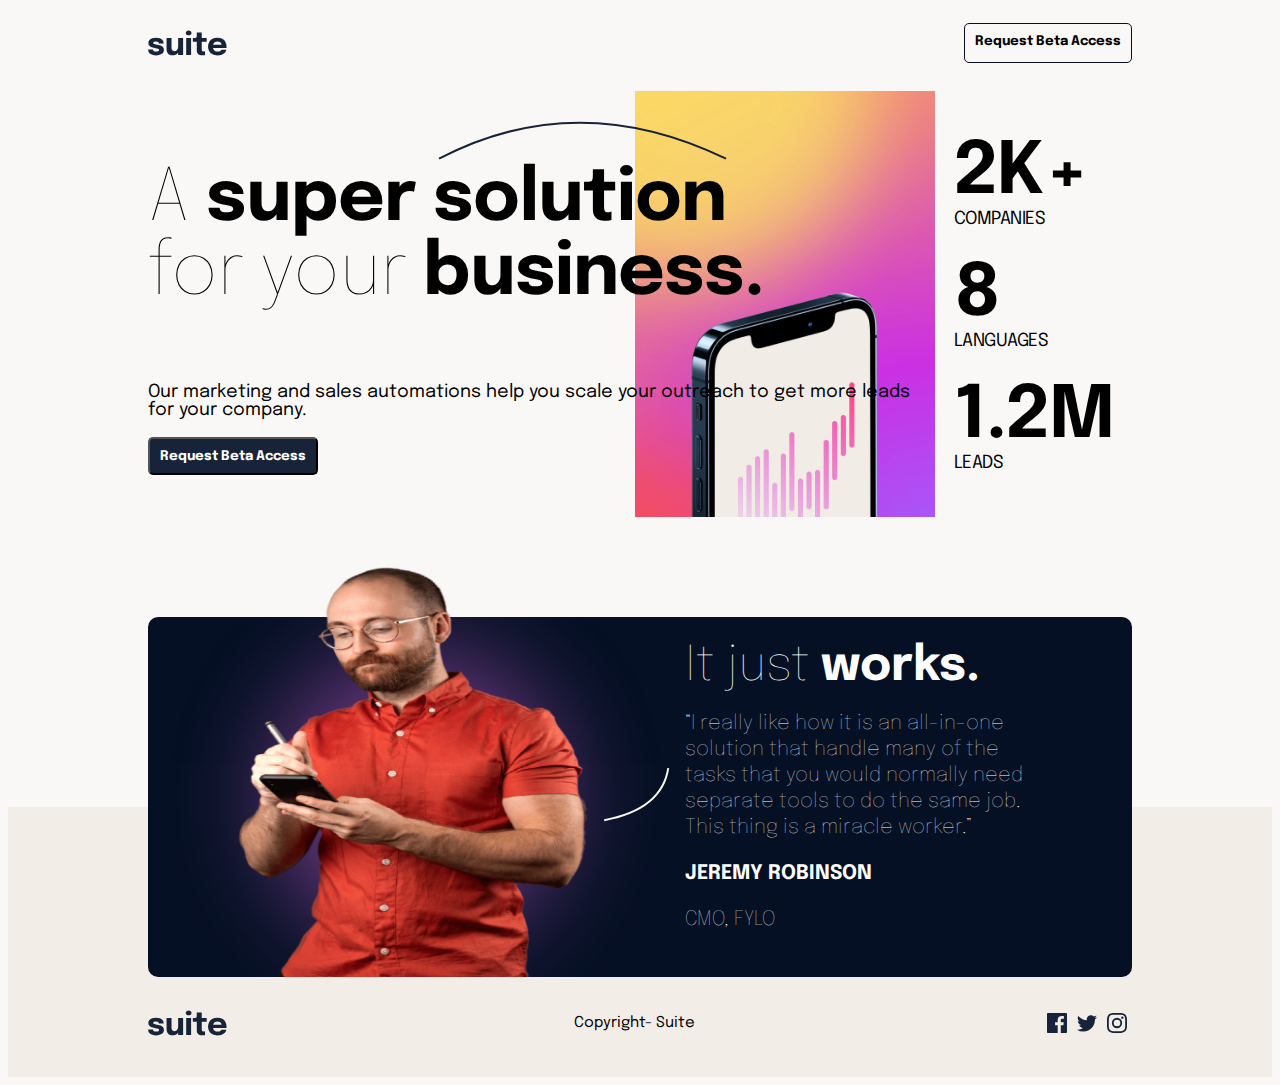
<file: index.html>
<!DOCTYPE html>
<html lang="en">

<head>
  <meta charset="UTF-8">
  <meta name="viewport" content="width=device-width, initial-scale=1.0">
  
  <link rel="stylesheet" href="style.css">

  <link rel="icon" type="image/png" sizes="32x32" href="./assets/favicon-32x32.png">
  <link rel="stylesheet" href="https://fonts.googleapis.com/css?family=Epilogue">

  <title>Frontend Mentor | Suite landing page</title>
</head>

<body>

  <div class="container">
    <div class="header">

      <div class="logo"><img src="./assets/logo.svg"></div>

      <button class="head"> Request Beta Access</button>
    </div>
    <div class="hero">
      <div class="hero-item-left">
        <div class="hero-pattern">
          <img src="./assets/pattern-curved-line-1.svg">
        </div>
        <div>
          <div class="hero-text">
            <h3><span class="heading-xl">
                A <span class="bold">super solution</span> <br> for your <span class="bold">business.
              </span>
            </h3>
            <p><span class="heading-p">
              Our marketing and sales automations help you scale your outreach to get more leads for your
              company.</span>
            </p>
            <button class="hero"> Request Beta Access</button>
              <img class="hero-mobile" src="./assets/image-hero-landscape.png">
          </div>
        </div>
      </div>
      <div class="hero-item-right">
        <div class="hero-stat">
          <div class="stat-list">
            <h3>2K+</h3>
            <p>COMPANIES</p>
          </div>
          <div class="stat-list">
            <h3>8</h3>
            <p>LANGUAGES</p>
          </div>
          <div class="stat-list">
            <h3>1.2M</h3>
            <p>LEADS</p>
          </div>
        </div>
      </div>
    </div>

    <!-- hero section ends here -->

    <div class="profile-container">
      <div class="profile">
       <div class="profile-flex-left">   
          <img src="./assets/image-jeremy-large@2x.png" alt="">
          <div class="profile-curve">
            <img src="./assets/pattern-curved-line-2.svg">
          </div>
        </div>
        <div class="profile-flex-right">
          <div class="profile-info">
            <h4>It just <span class="bold">works.</span></h4>
            <p>“I really like how it is an all-in-one  solution that handle many of the  tasks that you would
              normally need  separate tools to do the same job.  This thing is a miracle worker.”</p>
            <p><span class="bold">JEREMY ROBINSON</span></p>
            <p>CMO, FYLO</p>
          </div>
        </div>
      </div>
    </div>
  </div>

  <!-- profile section ends here -->

  <div class="footer">
    <div class="footer-box">
      <div class="logo">
        <img src="./assets/logo.svg">
      </div>
      <div class="footer-copyright">
        <p><span class="heading3">Copyright- Suite</span></p>
      </div>
      <div class="footer-social">
        <img src="./assets/icon-facebook.svg">
        <img src="./assets/icon-twitter.svg">
        <img src="./assets/icon-instagram.svg">
      </div>
    </div>
  </div>
  </div>
</body>

</html>
</file>
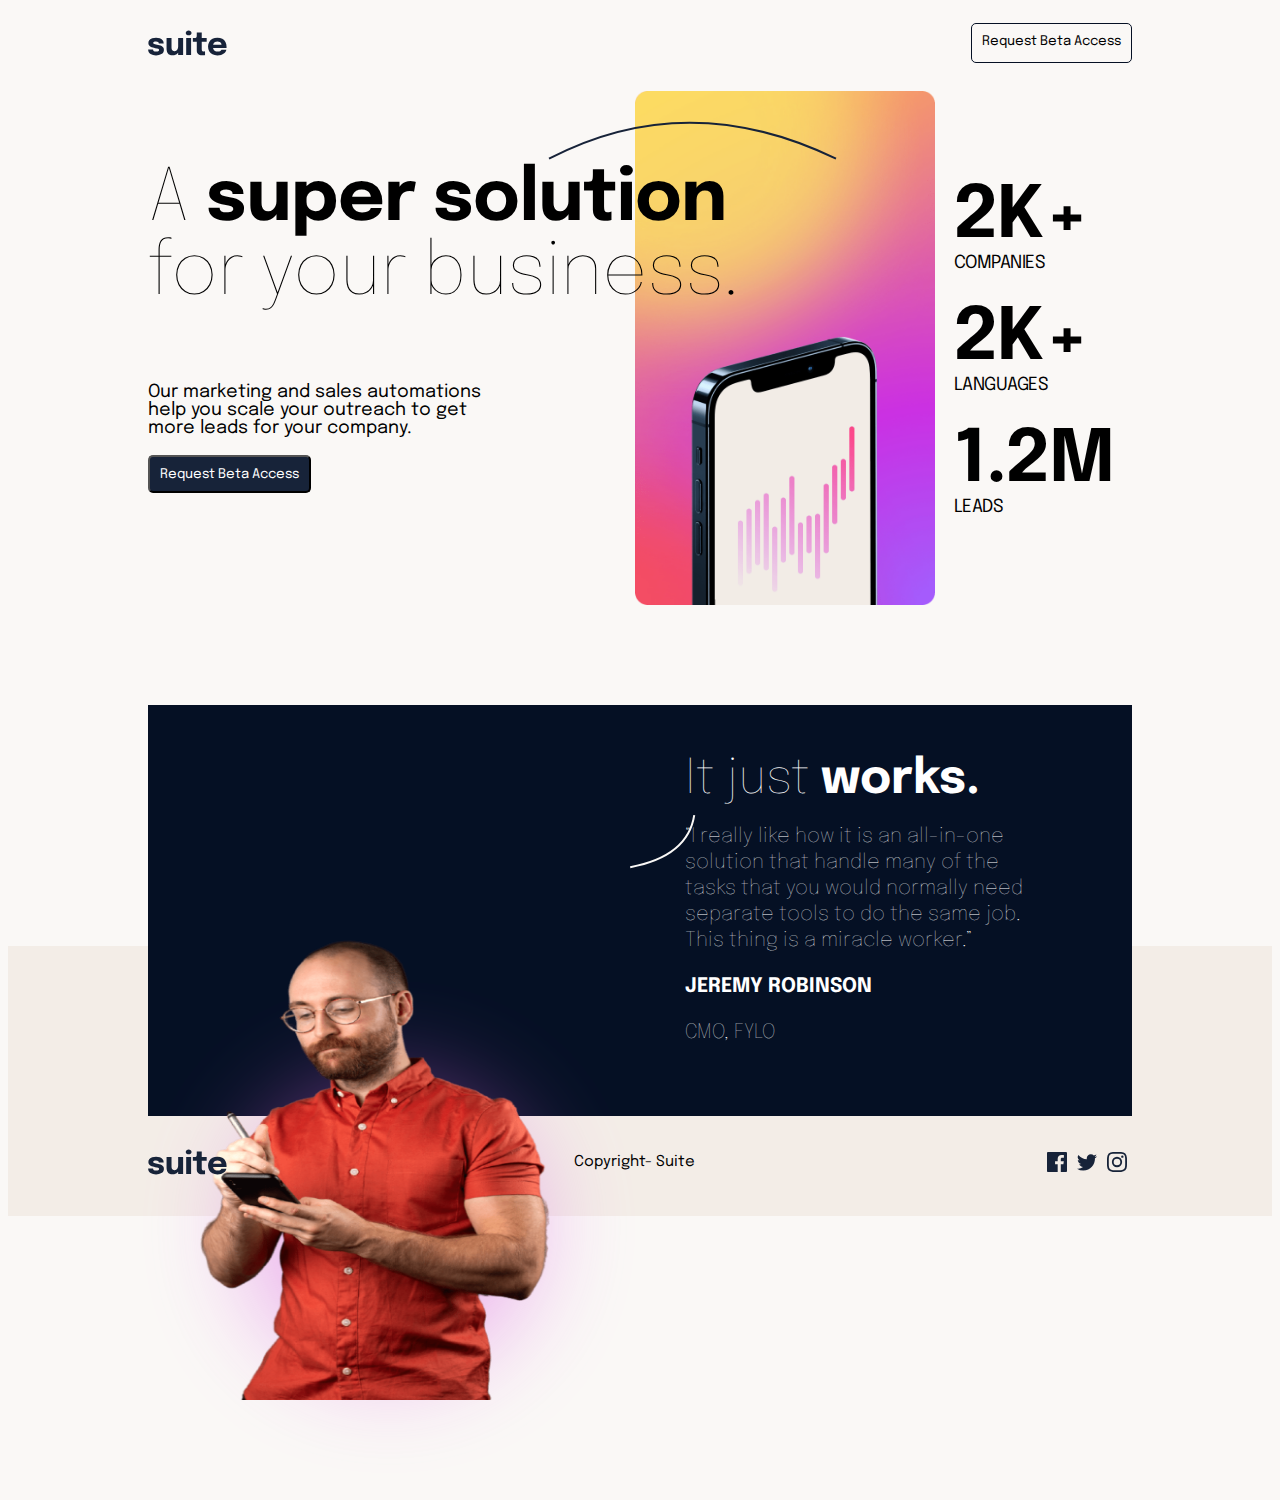
<file: starter-code/index.html>
<!DOCTYPE html>
<html lang="en">
<head>
  <meta charset="UTF-8">
  <meta name="viewport" content="width=device-width, initial-scale=1.0">
  <link rel="stylesheet" href="style.css">

  <link rel="icon" type="image/png" sizes="32x32" href="./assets/favicon-32x32.png">
  <link rel="stylesheet" href="https://fonts.googleapis.com/css?family=Epilogue">
  
  <title>Frontend Mentor | Suite landing page</title>
</head>
<body>

  <div class="container">
    <div class="header">

      <div class="logo" ><img src="./assets/logo.svg"></div>
       
       <button class="head" > Request Beta Access</button>
    </div>
    <div class="hero">
      <div class="hero-item-left">
   
      
         <div class="hero-image">
          <img src="./assets/image-hero-portrait@2x.png" >
        </div> 
       <div class="hero-position">
        <div class="hero-pattern">
          <img src="./assets/pattern-curved-line-1.svg" >
        </div> 
         <div class="hero-text">
          <h3><span class="heading-xl">
            A <span class="bold" >super solution</span> <br> for your business.
          </span>
          </h3>
          <p>
            Our marketing and sales automations <br> help you scale your outreach to get <br> more leads for your company. 
          </p>
          <button class="hero" > Request Beta Access</button>
         </div>
       </div>
      </div>
      <div class="hero-item-right">
        <div class="hero-stat">
          <div class="stat-list">
          <h3>2K+</h3>
          <p>COMPANIES</p>
         </div>
         <div class="stat-list">
          <h3>2K+</h3>
          <p>LANGUAGES</p>
         </div>
         <div class="stat-list">
          <h3>1.2M</h3>
          <p>LEADS</p>
         </div>
       </div>
      </div>
    </div>

      <!-- hero section ends here -->
    <div class="profile-container"> 
    <div class="profile">
      <div class="profile-curve">
        <img src="./assets/pattern-curved-line-2.svg" >
      </div> 
  
      <div class="profile-flex-left">
        <div class="profile-blur">
          <img src="./assets/pattern-blur.svg" >
        </div>
        <img src="./assets/image-jeremy-large@2x.png" alt="">
      </div> 
      <div class="profile-flex-right">
        <div class="profile-info">
          <h4>It just <span class="bold">works.</span></h4>
          <p>“I really like how it is an all-in-one <br> solution that handle many of the <br> tasks that you would normally need <br> separate tools to do the same job. <br> This thing is a miracle worker.”</p>
          <p><span class="bold">JEREMY ROBINSON</span></p>
          <p>CMO, FYLO</p>
        </div>
      </div>
    </div>
  </div>
</div>

     <!-- profile section ends here -->

     <div class="footer">
       <div class="footer-box">
       <div class="logo">
        <img src="./assets/logo.svg">
       </div>
      
       <div class="footer-copyright">
        <p><span class="heading3">Copyright- Suite</span></p>
       </div>
       <div class="footer-social">
         <img src="./assets/icon-facebook.svg">
         <img src="./assets/icon-twitter.svg">
         <img src="./assets/icon-instagram.svg">

        
       </div>
      </div>

     </div>

  </div>

</body>
</html>
</file>
<file: style.css>
* {
  font-family: "Epilogue";
}
body {
  background-color: #faf8f6;
  font-size: 18px;
}
h3 {
  font-size: 72px;
  font-weight: lighter;
  letter-spacing: -1px;
}
.profile > h4 {
  font-size: 48px;
  font-weight: lighter;
  letter-spacing: -0.5px;
}
.profile-info > p {
  font-size: 20px;
  letter-spacing: 0px;
  font-weight: lighter;
  line-height: 26px;
  padding-right: 80px;
}
.heading-p {
  padding-right: 50%;
}
.stat-list > p {
  font-weight: normal;
  letter-spacing: -0.5px;
  margin: 0;
  padding: 0;
}
.stat-list > h3 {
  font-weight: bold;
  margin: 0px;
  padding: 0;
}
.stat-list {
  margin: 30px 0;
}
.container {
  padding: 10px 140px;
}
.logo {
  display: flex;
}
button.head {
  background-color: #faf8f6;
  border-radius: 5px;
  display: flex;
  float: right;
  padding: 10px;
  margin-top: 5px;
  margin-bottom: 5px;
  border: 1px solid #051024;
  font-weight: bold;
}
button.head:hover {
  background-color: #172339;
  color: #fff;
}
.header {
  height: 50px;
  display: flex;
  justify-content: space-between;
  margin-bottom: 23px;
}
.hero {
  display: flex;
  flex-wrap: wrap;
  clear: both;
  padding: 0px 0;
}
.hero-item-left {
  position: relative;
  flex: 80%;
  background-repeat: no-repeat;
  background-image: url("./assets/image-hero-portrait@2x.png");
  background-position: right;
  background-size: 300px;
}
.hero-text {
  padding-bottom: 80px;
}
button.hero {
  background-color: #172339;
  border-radius: 5px;
  float: left;
  padding: 10px;
  margin: auto;
  color: white;
  font-weight: bold;
}
button.hero:hover {
  background-image: linear-gradient(
    to bottom right,
    RGB(160, 96, 255),
    RGB(203, 48, 227),
    RGB(255, 168, 78)
  );
  color: #fff;
}
.left {
  float: left;
}
.right {
  float: right;
}
.hero-item-left > p {
  float: left;
  display: flex;
  flex-direction: column;
  justify-content: center;
}
.hero-item-left > button {
  float: left;
}
.hero-pattern {
  margin-top: 30px;
  position: absolute;
  left: 290px;
}
.hero-item-right {
  flex: 20%;
  flex-direction: column;
  display: flex;
  justify-content: center;
  align-items: center;
}
.hero-image > img {
  height: 100%;
  width: 300px;
  float: right;
}
.hero-mobile {
  display: none;
}
.profile-flex-left {
  flex: 50%;
  padding-left: 90px;
  background-repeat: no-repeat;
  background-image: url("./assets/pattern-blur.svg");
  background-position: center;
  display: flex;
}
.profile-flex-right {
  flex: 50%;
  align-items: center;
  display: flex;
}
.profile-flex-left > img {
  width: 350px;
  height: 410px;
  margin-top: -50px;
}
.profile {
  display: flex;
  background-color: #051024;
  width: 100%;
  padding: 0px;
  border-radius: 10px;
}
.profile-container {
  display: flex;
  width: 100%;
  margin-bottom: -180px;
  margin-top: 100px;
}
.profile-curve {
  margin: auto;
}
.profile-blur {
  position: absolute;
  margin: 0;
  padding: 0;
  bottom: -600px;
  left: 120px;
}
.profile-info {
  text-align: left;
  color: #fff;
  text-align: left;
}
.profile-info > h4 {
  font-size: 48px;
  font-weight: lighter;
  margin: 0;
}
.footer {
  height: 250px;
  background-color: #f3ede7;
  padding: 10px 140px;
  font-size: 15px;
  line-height: 32px;
  letter-spacing: 0px;
}
.footer-box {
  margin-top: 5px;
  margin-bottom: 5px;
  justify-content: space-between;
  display: flex;
  position: relative;
  top: 170px;
}
.footer-copyright {
  display: flex;
  align-items: center;
}
.footer-social {
  display: flex;
  align-items: center;
}
.footer-social > img {
  margin: 0 5px;
}
.logo {
  display: flex;
  align-items: center;
}
.bold {
  font-weight: bold;
}

/* mobile responsiveness */

@media (max-width: 600px) {
  .container {
    padding: 5px 0px;
  }
  .hero-image {
    display: none;
  }
  .heading-p {
    padding-right: 0;
  }
  .hero-item-left {
    background-repeat: no-repeat;
    background-image: none;
  }
  .hero-item-right {
    flex: 100%;
    position: relative;
    justify-content: right;
    align-items: center;
  }
  .hero {
    margin: 0;
    padding: 0px 20px;
  }
  .hero-mobile {
    display: inline;
    width: 100%;
    object-fit: cover;
    margin-top: 40px;
  }
  .hero-text > h3 {
    font-size: 42px;
  }
  .stat-list {
    text-align: center;
  }
  .hero-stat {
    margin: 0px 0px 40px 0px;
  }
  .hero-text {
    padding-bottom: 0;
  }

  .profile-flex-left {
    flex: 100%;
    display: flex;
    align-items: center;
    justify-content: center;
    padding: 0;
  }
  .profile-flex-right {
    flex: 100%;
    align-items: center;
    display: flex;
  }
  .profile {
    display: flex;
    background-color: #051024;
    width: 100%;
    padding: 0px;
    flex-direction: column;
  }
  .profile-flex-left > img {
    width: 260px;
    height: 350px;
    margin-top: -150px;
    display: flex;

    justify-content: center;
    align-items: center;
  }
  .profile-info {
    text-align: center;
    display: flex;
    flex-direction: column;
    justify-content: center;
  }
  .profile-info > p {
    padding: 0 40px;
  }
  .profile-flex-right {
    flex-direction: column;
    justify-content: center;
    align-items: center;
    display: flex;
    margin: 0;
  }
  .footer-box {
    margin-top: 5px;
    margin-bottom: 5px;
    display: flex;
    flex-direction: column;
    align-items: center;
    top: 170px;
  }
  .footer {
    height: 290px;
  }
  .profile,
  .profile-flex-left {
    background-image: none;
    border-radius: 10px;
  }
  .profile-curve {
    display: flex;
    align-items: center;
    justify-content: center;
    margin: 30px auto;
    padding: auto;
  }
  .profile-info {
    text-align: center;
    display: flex;
    flex-direction: column;
    justify-content: center;
  }
  .profile-curve > img {
    display: flex;
  }
  .profile-flex-left {
    display: flex;
    flex-direction: column;
  }
  .hero-pattern {
    margin-top: 15px;
    position: absolute;
    left: 155px;
    width: 45px;
  }
  .hero-pattern > img {
    width: 180px;
  }
  .footer {
    height: 290px;
    padding: 20px;
  }
}

/* tablet responsiveness */

@media (min-width: 768px) and (max-width: 1024px) {
  .hero-item-right {
    flex: 100%;
    flex-direction: row;
    display: flex;
  }
  .hero-stat {
    flex: 100%;
    display: flex;
    justify-content: space-evenly;
  }
  .profile-curve {
    display: flex;
    align-items: center;
    justify-content: center;
    margin: 30px auto;
    padding: auto;
  }
  .profile-curve > img {
    display: flex;
    margin: 0 0 40px 0;
  }
  .profile-flex-left {
    display: flex;
    flex-direction: column;
    padding: auto;
  }
  .profile-flex-left {
    flex: 100%;
    padding-left: 0px;
  }
  .profile-flex-right {
    flex: 100%;
    align-items: center;
    display: flex;
  }
  .profile {
    display: flex;
    background-color: #051024;
    width: 100%;
    padding: 0px;
    flex-direction: column;
    align-items: center;
  }
  .profile-info {
    text-align: center;
    display: flex;
    flex-direction: column;
    justify-content: center;
    padding: 5px 65px;
  }
  .profile-info > p {
    padding: 0;
  }
  .container {
    padding: 10px 20px;
  }
  .footer {
    padding: 10px 20px;
  }
  .profile-flex-left {
    width: 260px;
    height: 350px;
    margin-top: -130px;
    display: flex;
    padding: auto;
  }
  .hero-item-right {
    margin: 40px 0px 80px 0px;
  }
}
</file>
<file: starter-code/style.css>
*{
    font-family: "Epilogue";
}
body{
    background-color: #FAF8F6;
    font-size: 18px;
    /* line-height: 32px;
    letter-spacing: 0px; */

}

h3{
    font-size: 72px;   
    font-weight: lighter;  
   letter-spacing: -1px;
}

.profile > h4{
    font-size: 48px;   
    font-weight: lighter;  
   letter-spacing: -0.5px;  
}
.profile-info > p{
    font-size: 20px;    
    letter-spacing: 0px;  
    font-weight: lighter;
    line-height: 26px;
    
}
.stat-list > p{
   
    font-weight: normal;  
    letter-spacing: -0.5px;
    margin: 0;
    padding: 0;  
 }
.stat-list > h3{  
   font-weight: bold;  
   margin: 0px ;
   padding: 0;

}
.stat-list{
   
    margin: 30px 0;
}

 .container{
     padding: 10px 140px;    
 }
 .logo{
     display: flex;

 }
 button.head{
     background-color: #FAF8F6 ;
     border-radius: 5px;
     display: flex;
     float: right;
     padding: 10px;
     margin-top: 5px;
     margin-bottom: 5px;
     border: 1px solid #051024;
 }
 button.head:hover{
    background-color:  #172339 ;
    color:  #fff;                
}
.header{
    height: 50px;
    display: flex;
    justify-content: space-between;
    margin-bottom: 23px;
 
}
.hero{
    display: flex;
    flex-wrap: wrap;
    clear: both;
}

.hero-item-left {
    position: relative;
    flex: 80%;
  }

button.hero{
    background-color: #172339;
    border-radius: 5px;
    float: left;
    padding: 10px;
    margin: auto;
    color: white;
  
}
button.hero:hover{
   background-image: linear-gradient(to bottom right,RGB(160, 96, 255),RGB(203, 48, 227),RGB(255, 168, 78));
   color:  #fff;                
}
.left{
    float: left;
}
.right{
    float: right;
}
.hero-item-left > p{
    float: left;
    display: flex;
    flex-direction: column;
    justify-content: center;
}
.hero-item-left > button{
    float: left;
}
.hero-pattern{
    margin-top: 30px;
    position: absolute;
    left: 400px;
 }
.hero-item-right {
    flex: 20%;
    flex-direction: column;
    display: flex;
    justify-content: center;
    align-items: center;
  }
  .hero-image > img{
      height: 100%;
      width: 300px;
      float: right;
  }
  .profile-flex-left{
    flex: 50%;
    padding-left: 90px;
  }
  .profile-flex-right{
    flex: 50%;
    align-items: center;
    display: flex;
  }
  .profile-flex-left > img{
   width: 350px;
   height: 460px;
   margin-top: -40px;
   position: absolute; 
   bottom: -500px;
   left: 200px;
    
  }
  .profile{
      display: flex;
      background-color: #051024;
      width: 100%;  
      padding: 50px; 
  }
  .profile-container{
    display: flex;
    background-color: #051024;
    width: 100%;
    margin-bottom: -180px; 
    margin-top: 100px;    
}
.profile-curve{ 
    position: absolute;
    left: 630px;
    margin-top: 60px;
 }
 .profile-blur{
   position: absolute;
   margin: 0;
   padding: 0;
   bottom: -600px;
   left: 120px;
 }
  .profile-info{
   text-align: left;
   color: #fff;
   text-align: left;
}
.profile-info > h4{
 font-size: 48px;
 font-weight: lighter;
 margin: 0;
 }
.footer{
    height: 250px;
    background-color: #F3EDE7;
    padding: 10px 140px;  
    font-size: 15px;
    line-height: 32px;
    letter-spacing: 0px;  
}
.footer-box{
    margin-top: 5px;
    margin-bottom: 5px;
    justify-content: space-between;
    display: flex;
    position: relative;
    top: 170px;
}
.footer-copyright{
    display: flex;
    align-items: center;
}
.footer-social{
    display: flex;
    align-items: center;
}
.footer-social > img{
   margin: 0 5px ;
}
.logo{
    display: flex;
    align-items: center;
}
.bold{ 
    font-weight: bold;
}
.hero-position{
    position: absolute;
    left: 0;
   top: 0;
}
</file>
